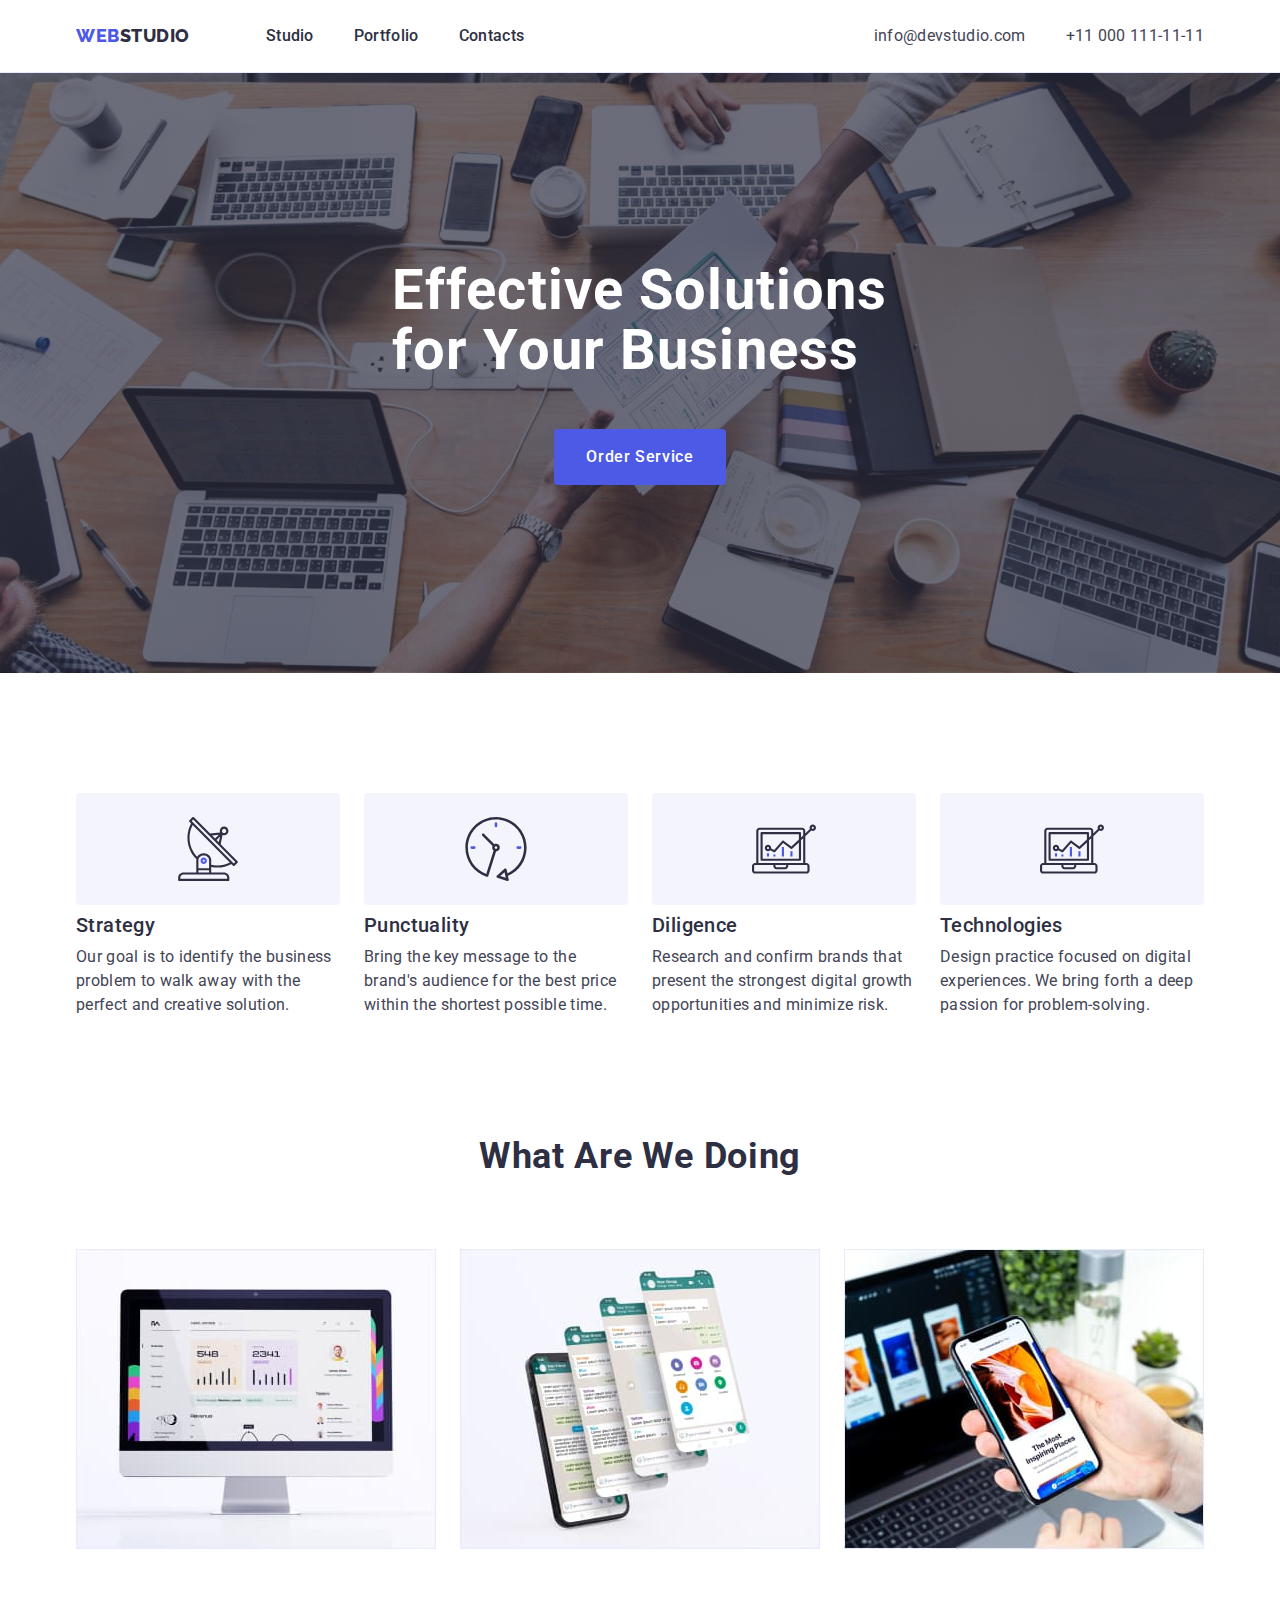
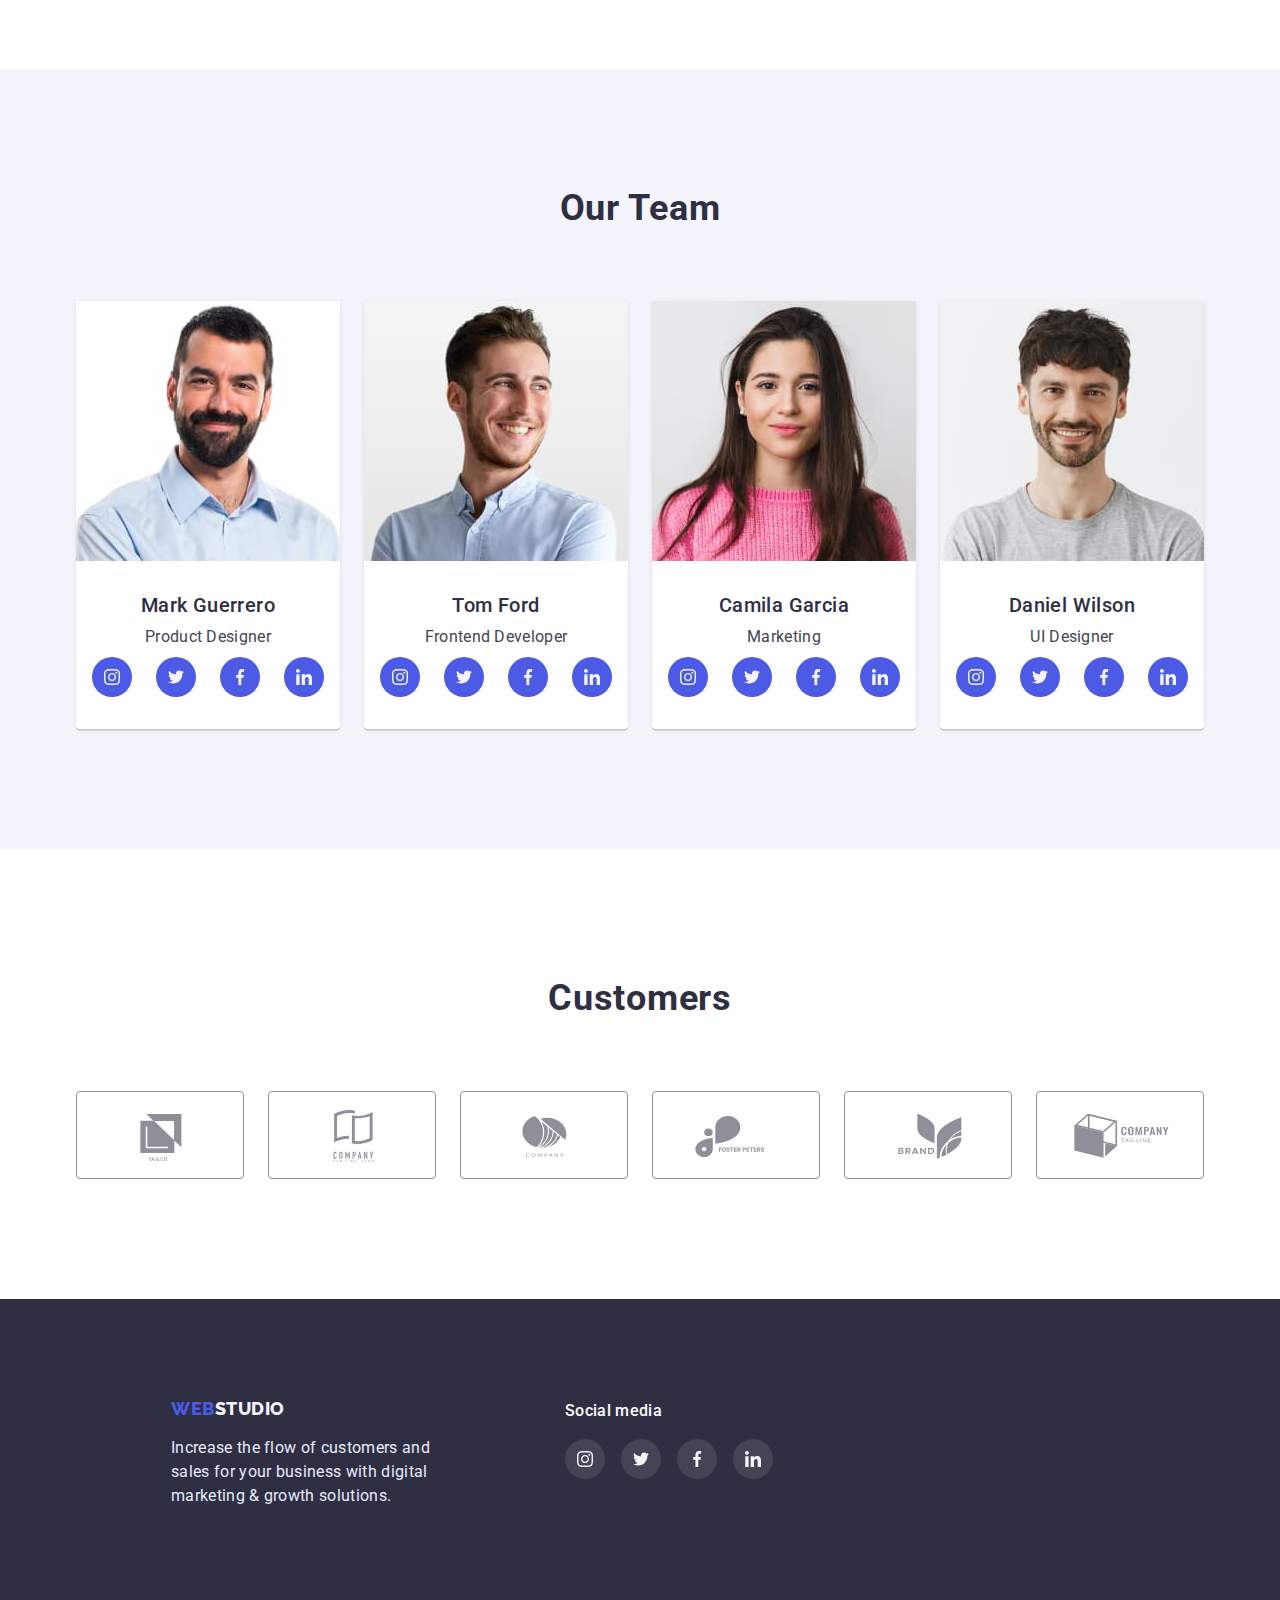
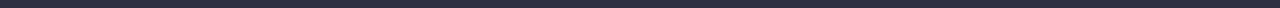
<file: index.html>
<!DOCTYPE html>
<html lang="en">
	<head>
		<meta charset="UTF-8" />
		<meta http-equiv="X-UA-Compatible" content="IE=edge" />
		<meta name="viewport" content="width=device-width, initial-scale=1.0" />
		<title>WebStudio</title>
		<link rel="stylesheet" href="https://cdn.jsdelivr.net/npm/modern-normalize@1.1.0/modern-normalize.min.css" />
		<link rel="stylesheet" href="./css/styles.css" />
		<link rel="preconnect" href="https://fonts.googleapis.com" />
		<link rel="preconnect" href="https://fonts.gstatic.com" crossorigin />
		<link
			href="https://fonts.googleapis.com/css2?family=Raleway:wght@800&family=Roboto:wght@400;500;700&display=swap"
			rel="stylesheet"
		/>
	</head>
	<body>
		<!-- Шапка профіля -->
		<header class="header">
			<div class="container header-container">
				<nav class="header-navigation">
					<a href="./index.html" class="header-logo"> <span>Web</span>Studio</a>
					<ul class="header-list">
						<li class="header-item item"><a href="" class="header-link">Studio</a></li>
						<li class="header-item item"><a href="./portfolio.html" class="header-link">Portfolio</a></li>
						<li class="header-item item"><a href="" class="header-link">Contacts</a></li>
					</ul>
				</nav>
				<address>
					<ul class="header-adress">
						<li class="header-item item"
							><a href="mailto:info@devstudio.com" class="header-contacts">info@devstudio.com </a></li
						>
						<li class="header-item item"><a href="tel:+110001111111" class="header-contacts">+11 000 111-11-11</a></li>
					</ul>
				</address>
			</div>
		</header>
		<!--/ Шапка профіля -->
		<!-- Банер -->
		<main>
			<section class="hero">
				<div class="container hero-container">
					<h1 class="hero-title">Effective Solutions for Your Business</h1>
					<button type="button" class="hero-btn">Order Service</button>
				</div>
			</section>
			<!-- /Банер -->
			<!-- Колонки -->
			<section class="strategy">
				<div class="container">
					<h2 hidden>opus</h2>
					<ul class="strategy-list">
						<li class="strategy-item item">
							<div class="strategy-icon">
								<svg class="strategy-icon-ptoto" wight="64px" height="64px">
									<use href="./images/symbol-defs.svg#icon-antenna"></use>
								</svg>
							</div>
							<h3 class="strategy-title">Strategy</h3>
							<p class="strategy-description">
								Our goal is to identify the business problem to walk away with the perfect and creative solution.
							</p>
						</li>
						<li class="strategy-item item">
							<div class="strategy-icon">
								<svg class="strategy-icon-ptoto" wight="64px" height="64px">
									<use href="./images/symbol-defs.svg#icon-clock"></use>
								</svg>
							</div>
							<h3 class="strategy-title">Punctuality</h3>
							<p class="strategy-description">
								Bring the key message to the brand's audience for the best price within the shortest possible time.
							</p>
						</li>
						<li class="strategy-item item">
							<div class="strategy-icon">
								<svg class="strategy-icon-ptoto" wight="64px" height="64px">
									<use href="./images/symbol-defs.svg#icon-diagram"></use>
								</svg>
							</div>
							<h3 class="strategy-title">Diligence</h3>
							<p class="strategy-description">
								Research and confirm brands that present the strongest digital growth opportunities and minimize risk.
							</p>
						</li>
						<li class="strategy-item item">
							<div class="strategy-icon">
								<svg class="strategy-icon-ptoto" wight="64px" height="64px">
									<use href="./images/symbol-defs.svg#icon-diagram"></use>
								</svg>
							</div>
							<h3 class="strategy-title">Technologies</h3>
							<p class="strategy-description">
								Design practice focused on digital experiences. We bring forth a deep passion for problem-solving.
							</p>
						</li>
					</ul>
				</div>
			</section>
			<!-- /Колонки -->
			<!-- Фото -->
			<section class="work">
				<div class="container">
					<h2 class="work-title">What are we doing</h2>
					<ul class="work-list">
						<li class="work-item item">
							<img src="./images/section3_1.jpg" alt="computer" width="360" height="300" />
						</li>
						<li class="work-item item">
							<img src="./images/section3_2.jpg" alt="telephone" width="360" height="300" />
						</li>
						<li class="work-item item">
							<img src="./images/section3_3.jpg" alt="telephone" width="360" height="300" />
						</li>
					</ul>
				</div>
			</section>
			<!-- Our Team -->
			<section class="team">
				<div class="container">
					<h2 class="team-title">Our Team</h2>
					<ul class="team-list">
						<li class="team-item item">
							<img src="./images/section4_1.jpg" alt="Mark Guerrero" width="264" height="260" />
							<div class="team-content">
								<h3 class="team-name">Mark Guerrero</h3>
								<p class="team-description">Product Designer</p>
								<ul class="team-social-list">
									<li class="team-social-item">
										<a href="" class="team-social-link">
											<svg class="button-icon" width="16px" height="16px">
												<use href="./images/symbol-defs.svg#icon-instagram" class="icon"></use>
											</svg>
										</a>
									</li>
									<li class="team-social-item">
										<a href="" class="team-social-link">
											<svg class="button-icon" width="16px" height="16px">
												<use href="./images/symbol-defs.svg#icon-twitter" class="icon"></use>
											</svg>
										</a>
									</li>
									<li class="team-social-item">
										<a href="" class="team-social-link">
											<svg class="button-icon" width="16px" height="16px">
												<use href="./images/symbol-defs.svg#icon-facebook" class="icon"></use>
											</svg>
										</a>
									</li>
									<li class="team-social-item">
										<a href="" class="team-social-link">
											<svg class="button-icon" width="16px" height="16px">
												<use href="./images/symbol-defs.svg#icon-linkedin" class="icon"></use>
											</svg>
										</a>
									</li>
								</ul>
							</div>
						</li>
						<li class="team-item item">
							<img src="./images/section4_2.jpg" alt="Tom Ford" width="264" height="260" />
							<div class="team-content">
								<h3 class="team-name">Tom Ford</h3>
								<p class="team-description">Frontend Developer</p>
								<ul class="team-social-list">
									<li class="team-social-item">
										<a href="" class="team-social-link">
											<svg class="button-icon" width="16px" height="16px">
												<use href="./images/symbol-defs.svg#icon-instagram" class="icon"></use>
											</svg>
										</a>
									</li>
									<li class="team-social-item">
										<a href="" class="team-social-link">
											<svg class="button-icon" width="16px" height="16px">
												<use href="./images/symbol-defs.svg#icon-twitter" class="icon"></use>
											</svg>
										</a>
									</li>
									<li class="team-social-item">
										<a href="" class="team-social-link">
											<svg class="button-icon" width="16px" height="16px">
												<use href="./images/symbol-defs.svg#icon-facebook" class="icon"></use>
											</svg>
										</a>
									</li>
									<li class="team-social-item">
										<a href="" class="team-social-link">
											<svg class="button-icon" width="16px" height="16px">
												<use href="./images/symbol-defs.svg#icon-linkedin" class="icon"></use>
											</svg>
										</a>
									</li>
								</ul>
							</div>
						</li>
						<li class="team-item item">
							<img src="./images/section4_3.jpg" alt="Camila Garcia" width="264" height="260" />
							<div class="team-content">
								<h3 class="team-name">Camila Garcia</h3>
								<p class="team-description">Marketing</p>
								<ul class="team-social-list">
									<li class="team-social-item">
										<a href="" class="team-social-link">
											<svg class="button-icon" width="16px" height="16px">
												<use href="./images/symbol-defs.svg#icon-instagram" class="icon"></use>
											</svg>
										</a>
									</li>
									<li class="team-social-item">
										<a href="" class="team-social-link">
											<svg class="button-icon" width="16px" height="16px">
												<use href="./images/symbol-defs.svg#icon-twitter" class="icon"></use>
											</svg>
										</a>
									</li>
									<li class="team-social-item">
										<a href="" class="team-social-link">
											<svg class="button-icon" width="16px" height="16px">
												<use href="./images/symbol-defs.svg#icon-facebook" class="icon"></use>
											</svg>
										</a>
									</li>
									<li class="team-social-item">
										<a href="" class="team-social-link">
											<svg class="button-icon" width="16px" height="16px">
												<use href="./images/symbol-defs.svg#icon-linkedin" class="icon"></use>
											</svg>
										</a>
									</li>
								</ul>
							</div>
						</li>
						<li class="team-item item">
							<img src="./images/section4_4.jpg" alt="Daniel Wilson" width="264" height="260" />
							<div class="team-content">
								<h3 class="team-name">Daniel Wilson</h3>
								<p class="team-description">UI Designer</p>
								<ul class="team-social-list">
									<li class="team-social-item">
										<a href="" class="team-social-link">
											<svg width="16px" height="16px">
												<use href="./images/symbol-defs.svg#icon-instagram" class="icon"></use>
											</svg>
										</a>
									</li>
									<li class="team-social-item">
										<a href="" class="team-social-link">
											<svg width="16px" height="16px">
												<use href="./images/symbol-defs.svg#icon-twitter" class="icon"></use>
											</svg>
										</a>
									</li>
									<li class="team-social-item">
										<a href="" class="team-social-link">
											<svg width="16px" height="16px">
												<use href="./images/symbol-defs.svg#icon-facebook" class="icon"></use>
											</svg>
										</a>
									</li>
									<li class="team-social-item">
										<a href="" class="team-social-link">
											<svg width="16px" height="16px">
												<use href="./images/symbol-defs.svg#icon-linkedin" class="icon"></use>
											</svg>
										</a>
									</li>
								</ul>
							</div>
						</li>
					</ul>
				</div>
			</section>
			<section class="customers">
				<div class="container">
					<h2 class="customers-title">Customers</h2>
					<ul class="customers-list">
						<li class="customers-item">
							<a href="" class="customers-link">
								<svg class="customers-icon" wight="104px" height="56px">
									<use href="./images/symbol-defs.svg#icon-Customers-1"></use>
								</svg>
							</a>
						</li>
						<li class="customers-item">
							<a href="" class="customers-link">
								<svg class="customers-icon" wight="104px" height="56px">
									<use href="./images/symbol-defs.svg#icon-Customers-2"></use>
								</svg>
							</a>
						</li>
						<li class="customers-item">
							<a href="" class="customers-link">
								<svg class="customers-icon" wight="104px" height="56px">
									<use href="./images/symbol-defs.svg#icon-Customers-3"></use>
								</svg>
							</a>
						</li>
						<li class="customers-item">
							<a href="" class="customers-link">
								<svg class="customers-icon" wight="104px" height="56px">
									<use href="./images/symbol-defs.svg#icon-Customers-4"></use>
								</svg>
							</a>
						</li>
						<li class="customers-item">
							<a href="" class="customers-link">
								<svg class="customers-icon" wight="104px" height="56px">
									<use href="./images/symbol-defs.svg#icon-Customers-5"></use>
								</svg>
							</a>
						</li>
						<li class="customers-item">
							<a href="" class="customers-link">
								<svg class="customers-icon" wight="104px" height="56px">
									<use href="./images/symbol-defs.svg#icon-Customers-6"></use>
								</svg>
							</a>
						</li>
					</ul>
				</div>
			</section>
		</main>
		<footer class="footer">
			<div class="container">
				<div class="footer-content">
					<div>
						<a href="./index.html" class="footer-logo"> <span>Web</span>Studio</a>
						<p class="footer-description">
							Increase the flow of customers and sales for your business with digital marketing & growth solutions.
						</p>
					</div>
					<div class="footer-icon">
						<h2 class="footer-icon-title">Social media</h2>
						<ul class="footer-icon-list">
							<li class="footer-icon-item">
								<a href="" class="footer-icon-link">
									<svg width="16px" height="16px">
										<use href="./images/symbol-defs.svg#icon-instagram"></use>
									</svg>
								</a>
							</li>
							<li class="footer-icon-item">
								<a href="" class="footer-icon-link">
									<svg width="16px" height="16px">
										<use href="./images/symbol-defs.svg#icon-twitter"></use>
									</svg>
								</a>
							</li>
							<li class="footer-icon-item">
								<a href="" class="footer-icon-link">
									<svg width="16px" height="16px">
										<use href="./images/symbol-defs.svg#icon-facebook"></use>
									</svg>
								</a>
							</li>
							<li class="footer-icon-item">
								<a href="" class="footer-icon-link">
									<svg width="16px" height="16px">
										<use href="./images/symbol-defs.svg#icon-linkedin"></use>
									</svg>
								</a>
							</li>
						</ul>
					</div>
				</div>
			</div>
		</footer>
	</body>
</html>
</file>
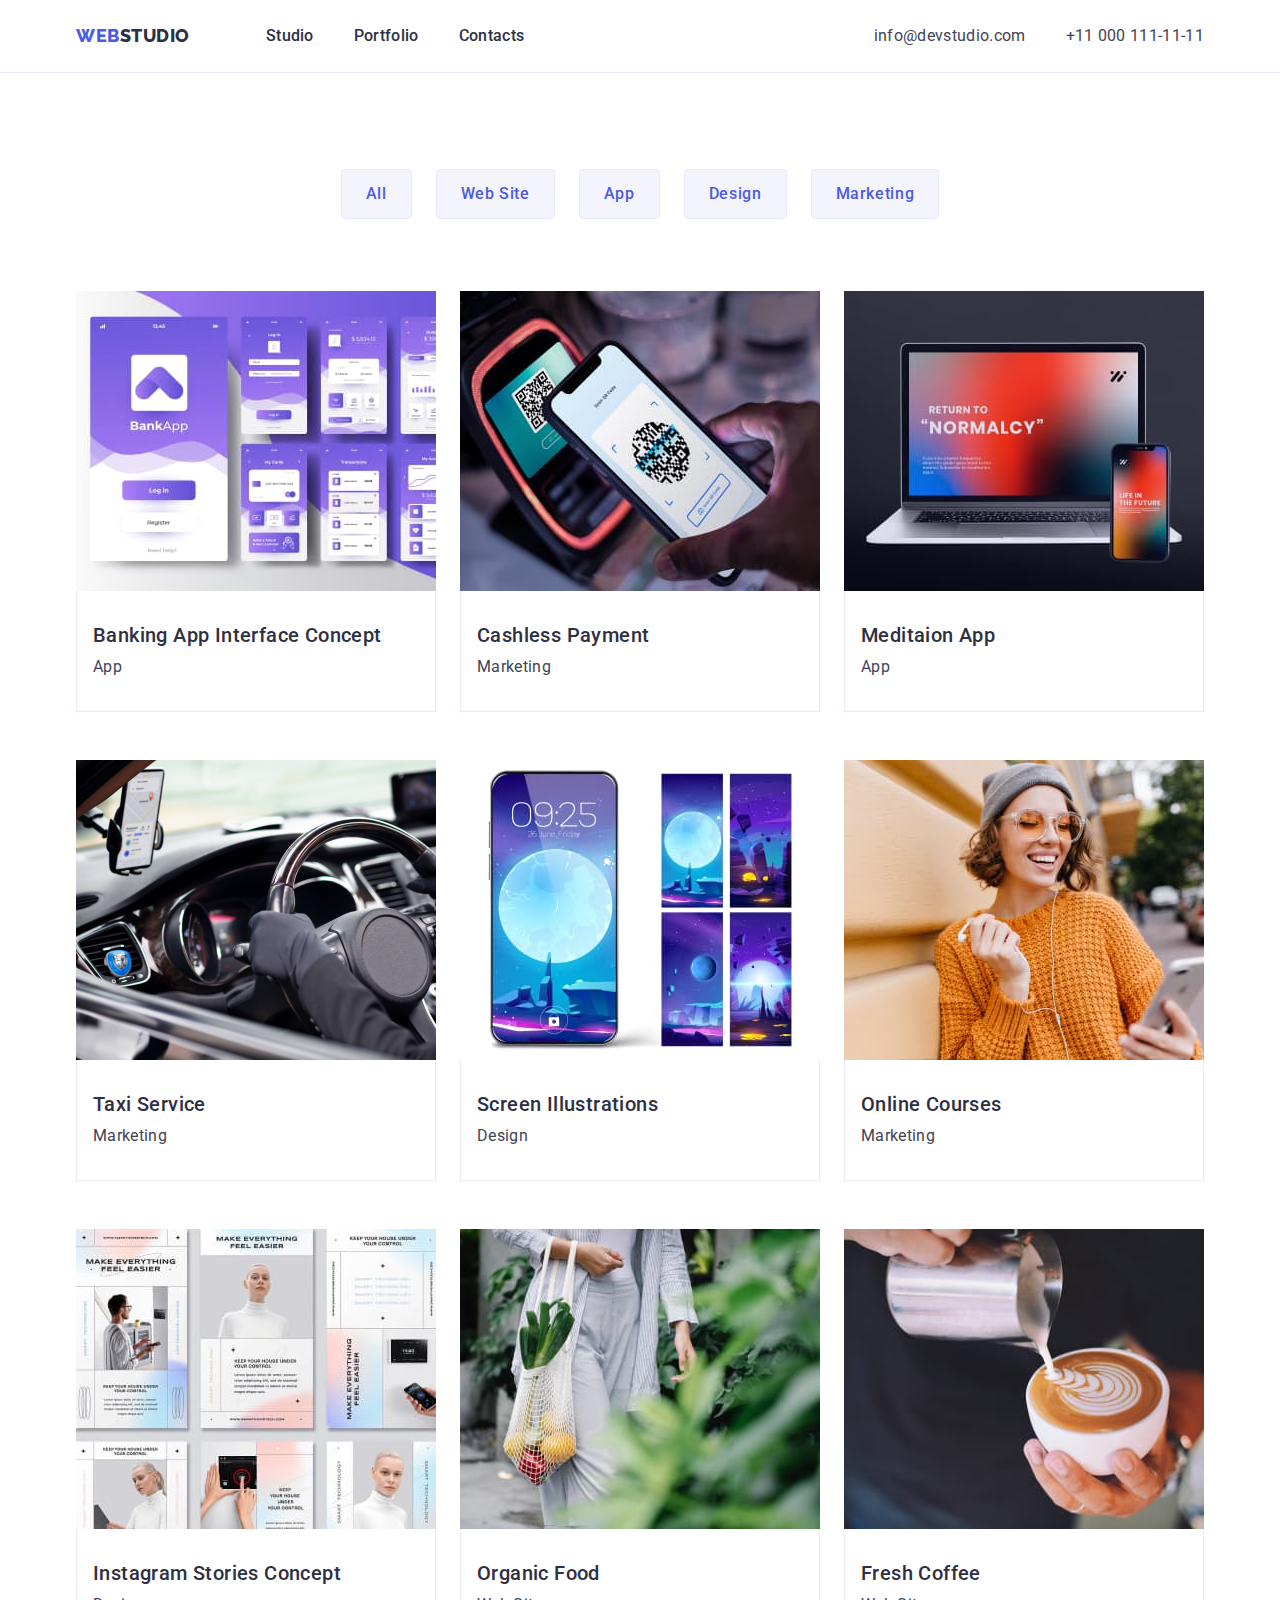
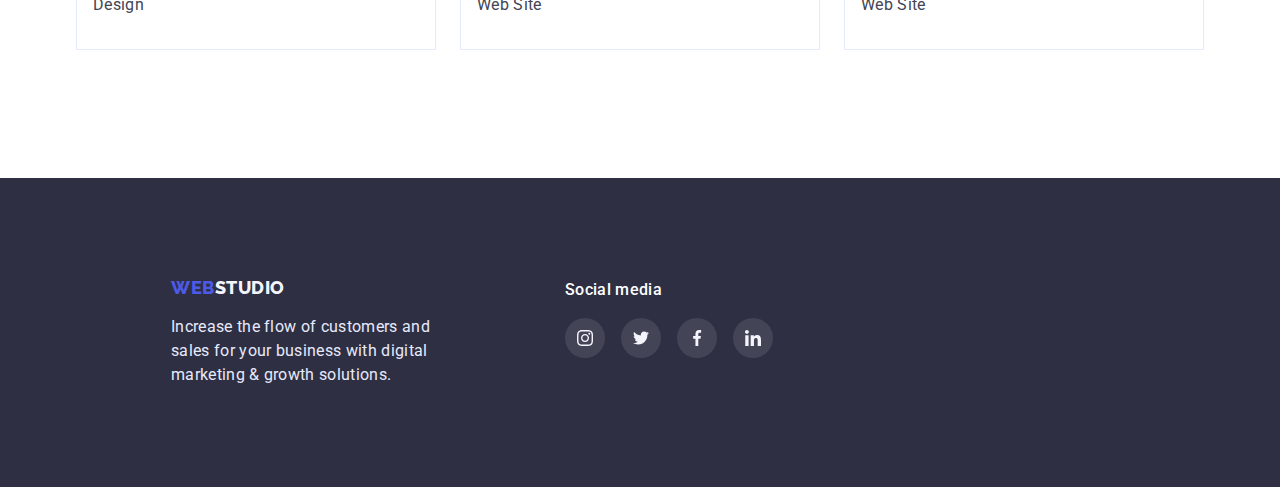
<file: portfolio.html>
<!DOCTYPE html>
<html lang="en">
	<head>
		<meta charset="UTF-8" />
		<meta http-equiv="X-UA-Compatible" content="IE=edge" />
		<meta name="viewport" content="width=device-width, initial-scale=1.0" />
		<title>Portfolio</title>
		<link rel="stylesheet" href="https://cdn.jsdelivr.net/npm/modern-normalize@1.1.0/modern-normalize.min.css" />
		<link rel="stylesheet" href="./css/styles.css" />
		<link rel="preconnect" href="https://fonts.googleapis.com" />
		<link rel="preconnect" href="https://fonts.gstatic.com" crossorigin />
		<link
			href="https://fonts.googleapis.com/css2?family=Raleway:wght@800&family=Roboto:wght@400;500;700&display=swap"
			rel="stylesheet"
		/>
	</head>
	<body>
		<!-- Шапка профіля -->
		<header class="header">
			<div class="container header-container">
				<nav class="header-navigation">
					<a href="./index.html" class="header-logo"> <span>Web</span>Studio</a>
					<ul class="header-list">
						<li class="header-item item"><a href="./index.html" class="header-link">Studio</a></li>
						<li class="header-item item"><a href="" class="header-link">Portfolio</a></li>
						<li class="header-item item"><a href="" class="header-link">Contacts</a></li>
					</ul>
				</nav>
				<address>
					<ul class="header-adress">
						<li class="header-item item"
							><a href="mailto:info@devstudio.com" class="header-contacts">info@devstudio.com</a></li
						>
						<li class="header-item item"><a href="tel:+110001111111" class="header-contacts">+11 000 111-11-11</a></li>
					</ul>
				</address>
			</div>
		</header>
		<!--/ Шапка профіля -->
		<!-- Фільтр -->
		<main>
			<section class="filter">
				<div class="container">
					<h1 hidden>filter</h1>
					<ul class="filter-list">
						<li class="filter-item item"><button type="button" class="filter-btn">All</button></li>
						<li class="filter-item item"><button type="button" class="filter-btn">Web Site</button></li>
						<li class="filter-item item"><button type="button" class="filter-btn">App</button></li>
						<li class="filter-item item"><button type="button" class="filter-btn">Design</button></li>
						<li class="filter-item item"><button type="button" class="filter-btn">Marketing</button></li>
					</ul>
				</div>
			</section>
			<!-- /Фільтр -->
			<!-- Картинки 9 -->
			<section class="services">
				<div class="container">
					<h2 hidden>Services</h2>
					<ul class="service-list">
						<li class="services-item item">
							<article>
								<div class="thumb">
									<img
										src="./images/portfolio_section_1.jpg"
										alt="Banking App Interface Concept"
										width="360"
										height="300"
									/>
								</div>
								<div class="content">
									<h2 class="services-title">Banking App Interface Concept</h2>
									<p class="services-description">App</p>
								</div>
							</article>
						</li>
						<li class="services-item item">
							<article>
								<div class="thumb">
									<img src="./images/portfolio_section_2.jpg" alt="Cashless Payment" width="360" height="300" />
								</div>
								<div class="content">
									<h2 class="services-title">Cashless Payment</h2>
									<p class="services-description">Marketing</p>
								</div>
							</article>
						</li>
						<li class="services-item item">
							<article>
								<div class="thumb">
									<img src="./images/portfolio_section_3.jpg" alt="Meditaion App" width="360" height="300" />
								</div>
								<div class="content">
									<h2 class="services-title">Meditaion App</h2>
									<p class="services-description">App</p>
								</div>
							</article>
						</li>
						<li class="services-item item">
							<article>
								<div class="thumb">
									<img src="./images/portfolio_section_4.png" alt="Taxi Service" width="360" height="300" />
								</div>
								<div class="content">
									<h2 class="services-title">Taxi Service</h2>
									<p class="services-description">Marketing</p>
								</div>
							</article>
						</li>
						<li class="services-item item">
							<article>
								<div class="thumb">
									<img src="./images/portfolio_section_5.jpg" alt="Screen Illustrations" width="360" height="300" />
								</div>
								<div class="content">
									<h2 class="services-title">Screen Illustrations</h2>
									<p class="services-description">Design</p>
								</div>
							</article>
						</li>
						<li class="services-item item">
							<article>
								<div class="thumb">
									<img src="./images/portfolio_section_6.jpg" alt="Online Courses" width="360" height="300" />
								</div>
								<div class="content">
									<h2 class="services-title">Online Courses</h2>
									<p class="services-description">Marketing</p>
								</div>
							</article>
						</li>
						<li class="services-item item">
							<article>
								<div class="thumb">
									<img
										src="./images/portfolio_section_7.jpg"
										alt="Instagram Stories Concept"
										width="360"
										height="300"
									/>
								</div>
								<div class="content">
									<h2 class="services-title">Instagram Stories Concept</h2>
									<p class="services-description">Design</p>
								</div>
							</article>
						</li>
						<li class="services-item item">
							<article>
								<div class="thumb">
									<img src="./images/portfolio_section_8.jpg" alt="Organic Food" width="360" height="300" />
								</div>
								<div class="content">
									<h2 class="services-title">Organic Food</h2>
									<p class="services-description">Web Site</p>
								</div>
							</article>
						</li>
						<li class="services-item item">
							<article>
								<div class="thumb">
									<img src="./images/portfolio_section_9.jpg" alt="Fresh Coffee" width="360" height="300" />
								</div>
								<div class="content">
									<h2 class="services-title">Fresh Coffee</h2>
									<p class="services-description">Web Site</p>
								</div>
							</article>
						</li>
					</ul>
				</div>
			</section>
		</main>
		<!--/ Картинки 9 -->
		<!-- Футер -->
		<footer class="footer">
			<div class="container">
				<div class="footer-content">
					<div>
						<a href="./index.html" class="footer-logo"> <span>Web</span>Studio</a>
						<p class="footer-description">
							Increase the flow of customers and sales for your business with digital marketing & growth solutions.
						</p>
					</div>
					<div class="footer-icon">
						<h2 class="footer-icon-title">Social media</h2>
						<ul class="footer-icon-list">
							<li class="footer-icon-item">
								<a href="" class="footer-icon-link">
									<svg width="16px" height="16px">
										<use href="./images/symbol-defs.svg#icon-instagram"></use>
									</svg>
								</a>
							</li>
							<li class="footer-icon-item">
								<a href="" class="footer-icon-link">
									<svg width="16px" height="16px">
										<use href="./images/symbol-defs.svg#icon-twitter"></use>
									</svg>
								</a>
							</li>
							<li class="footer-icon-item">
								<a href="" class="footer-icon-link">
									<svg width="16px" height="16px">
										<use href="./images/symbol-defs.svg#icon-facebook"></use>
									</svg>
								</a>
							</li>
							<li class="footer-icon-item">
								<a href="" class="footer-icon-link">
									<svg width="16px" height="16px">
										<use href="./images/symbol-defs.svg#icon-linkedin"></use>
									</svg>
								</a>
							</li>
						</ul>
					</div>
				</div>
			</div>
		</footer>
		<!-- /Футер -->
	</body>
</html>
</file>
<file: css/styles.css>
body {
	font-family: "Roboto", sans-serif;
	color: var(--basic-color);
}
.item {
	list-style: none;
}
:root {
	--logo-color: #4d5ae5;
	--basic-color: #2e2f42;
	--adress-description-color: #434455;
	--title-color: #ffffff;
	--btn-color: #4d5ae5;
	--accent-color: #404bbf;
	--team-background-color: #f4f4fd;
	--footer-description-color: #e7e9fc;
	--footer-logo-color: #f4f4fd;
	--customers-icom: #8e8f99;
}
h1,
h2,
h3,
h4,
h5,
h6,
p {
	margin: 0;
}
ol,
ul {
	margin: 0;
	padding: 0;
}
img {
	display: block;
	min-width: 100%;
	height: auto;
}
.container {
	max-width: 1158px;
	margin-right: auto;
	margin-left: auto;
	padding: 0 15px;
}

/* Шапка профіля  */
.header {
	padding: 24px 0;
	border-bottom: 1px solid var(--footer-description-color);
}
.header-container {
	display: flex;
	justify-content: space-between;
}
.header-logo {
	font-family: "Raleway", sans-serif;
	font-weight: 800;
	font-size: 18px;
	line-height: 1.33;
	letter-spacing: 0.03em;
	text-decoration: none;
	text-transform: uppercase;
	color: var(--basic-color);
	margin-right: 76px;
}
.header-logo span {
	color: var(--logo-color);
}
.header-navigation {
	display: flex;
	align-items: center;
}
.header-list {
	display: flex;
	gap: 40px;
}

.header-link:active {
	color: var(--accent-color);
	text-decoration: underline;
}
.header-link {
	font-weight: 500;
	font-size: 16px;
	line-height: 1.5;
	letter-spacing: 0.02em;
	text-decoration: none;
	color: var(--basic-color);
}
.header-adress {
	display: flex;
	gap: 40px;
}

.header-contacts {
	font-size: 16px;
	line-height: 1.5;
	letter-spacing: 0.02em;
	text-decoration: none;
	font-style: normal;
	color: var(--adress-description-color);
	align-items: center;
}
.header-contacts:active {
	color: var(--accent-color);
}
.header-contacts:hover,
.header-contacts:focus {
	color: var(--accent-color);
}
/* Банер */
.hero {
	background-color: var(--basic-color);
	padding: 188px 0;
	max-width: 1440px;
	margin-left: auto;
	margin-right: auto;
	background-size: auto;
	background-position: center;
	background-repeat: no-repeat;
	background-image: linear-gradient(rgba(46, 47, 66, 0.7), rgba(46, 47, 66, 0.7)), url(../images/hero-background.jpg);
}
.hero-container {
	display: flex;
	flex-direction: column;
	align-items: center;
}
.hero-title {
	font-size: 56px;
	line-height: 1.07;
	letter-spacing: 0.02em;
	color: var(--title-color);
	width: 496px;
	margin-bottom: 48px;
}
.hero-btn {
	font-family: inherit;
	font-weight: 500;
	font-size: 16px;
	line-height: 1.5;
	display: flex;
	align-items: center;
	letter-spacing: 0.04em;
	background-color: var(--btn-color);
	color: var(--title-color);
	cursor: pointer;
	border-radius: 4px;
	border: none;
	min-width: 169px;
	padding: 16px 32px;
}
.hero-btn:hover,
.hero-btn:focus {
	background-color: var(--accent-color);
}
/* Колонки */
.strategy {
	padding-top: 120px;
}
.strategy-icon {
	width: 264px;
	height: 112px;
	background-color: var(--team-background-color);
	display: flex;
	align-items: center;
	justify-content: center;
	border-radius: 4px;
}
.strategy-icon-ptoto {
	background-repeat: no-repeat;
}
.strategy-list {
	display: flex;
	gap: 24px;
	flex-wrap: wrap;
}

.strategy-title {
	font-weight: 500;
	font-size: 20px;
	line-height: 1.2;
	letter-spacing: 0.02em;
	margin-bottom: 8px;
	margin-top: 8px;
}
.strategy-item {
	flex-basis: calc((100% - 72px) / 4);
}
.strategy-description {
	font-size: 16px;
	line-height: 1.5;
	letter-spacing: 0.02em;
	color: var(--adress-description-color);
}
/* Фото */
.work {
	margin: 120px 0;
}

.work-title {
	font-size: 36px;
	line-height: 1.11;
	letter-spacing: 0.02em;
	text-transform: capitalize;
	text-align: center;
	margin-bottom: 72px;
}
.work-list {
	display: flex;
	gap: 24px;
	flex-wrap: wrap;
}
.work-item {
	flex-basis: calc((100% - 48px) / 3);
}
/* Our Team */
.team {
	background-color: var(--team-background-color);
	padding: 120px 0;
}
.team-title {
	font-size: 36px;
	line-height: 1.11;
	letter-spacing: 0.02em;
	text-transform: capitalize;
	text-align: center;
	margin-bottom: 72px;
}
.team-list {
	display: flex;
	gap: 24px;
	flex-wrap: wrap;
}

.team-item {
	background-color: var(--title-color);
	padding-bottom: 32px;
	border-radius: 0px 0px 4px 4px;
	flex-basis: calc((100% - 72px) / 4);
	box-shadow: 0px 1px 6px rgba(46, 47, 66, 0.08), 0px 1px 1px rgba(46, 47, 66, 0.16), 0px 2px 1px rgba(46, 47, 66, 0.08);
}

.team-name {
	font-weight: 500;
	font-size: 20px;
	line-height: 1.2;
	letter-spacing: 0.02em;
	margin-bottom: 8px;
	text-align: center;
	padding-top: 32px;
}
.team-description {
	font-size: 16px;
	line-height: 1.5;
	letter-spacing: 0.02em;
	color: var(--adress-description-color);
	text-align: center;
	margin-bottom: 8px;
}
.team-social-list {
	display: flex;
	gap: 24px;
	justify-content: center;
	flex-wrap: wrap;
}
.team-social-item {
	width: 40px;
	height: 40px;
	list-style: none;
}
.team-social-link {
	display: flex;
	justify-content: center;
	align-items: center;
	width: 100%;
	height: 100%;
	border-radius: 50%;
	background-color: var(--logo-color);
	background-repeat: no-repeat;
	fill: var(--footer-logo-color);
}
.team-social-link:is(:hover, :focus) {
	background-color: var(--accent-color);
}
.customers {
	padding: 130px 0 120px;
}
.customers-title {
	font-style: normal;
	font-weight: 700;
	font-size: 36px;
	line-height: 1.11;
	text-align: center;
	letter-spacing: 0.02em;
	text-transform: capitalize;
	margin-bottom: 72px;
}
.customers-list {
	display: flex;
	flex-wrap: wrap;
	gap: 24px;
}
.customers-item {
	list-style: none;
	width: 168px;
	height: 88px;
}
.customers-link {
	display: flex;
	justify-content: center;
	align-items: center;
	border: 1px solid var(--customers-icom);
	color: var(--customers-icom);
	border-radius: 4px;
	width: 100%;
	height: 100%;
}
.customers-link:is(:hover, :focus) {
	color: var(--accent-color);
	border: 1px solid var(--accent-color);
}
.customers-icon {
	fill: currentColor;
}

.footer-content {
	display: flex;
}
.footer {
	background-color: var(--basic-color);
	padding: 100px 156px;
}
.footer-logo {
	font-family: "Raleway", sans-serif;
	font-weight: 800;
	font-size: 18px;
	line-height: 1.16;
	letter-spacing: 0.03em;
	text-transform: uppercase;
	text-decoration: none;
	color: var(--footer-logo-color);
}
.footer-logo span {
	color: var(--logo-color);
}
.footer-description {
	font-size: 16px;
	line-height: 1.5;
	letter-spacing: 0.02em;
	color: var(--footer-description-color);
	width: 274px;
	margin-top: 16px;
	margin-right: 120px;
}
.footer-icon-title {
	font-weight: 500;
	font-size: 16px;
	line-height: 1.5;
	letter-spacing: 0.02em;
	color: var(--title-color);
	margin-bottom: 16px;
}
.footer-icon-list {
	display: flex;
	flex-wrap: wrap;
	gap: 16px;
}
.footer-icon-item {
	width: 40px;
	height: 40px;
	list-style: none;
}
.footer-icon-link {
	height: 100%;
	width: 100%;
	border-radius: 50%;
	background-color: rgba(255, 255, 255, 0.1);
	display: flex;
	justify-content: center;
	align-items: center;
	fill: var(--team-background-color);
}
.footer-icon-link:is(:hover, :focus) {
	background-color: #31d0aa;
}

/* Портфоліо */

.filter-list {
	display: flex;
	justify-content: center;
	margin-top: 96px;
	gap: 24px;
	margin-bottom: 72px;
	flex-wrap: wrap;
}

.filter-btn {
	font-weight: 500;
	font-size: 16px;
	line-height: 1.5;
	letter-spacing: 0.04em;
	color: var(--btn-color);
	background-color: var(--team-background-color);
	border: 1px solid var(--footer-description-color);
	min-width: 69px;
	padding: 12px 24px;
	cursor: pointer;
	font-family: inherit;
	border-radius: 4px;
}
.filter-btn:hover,
.filter-btn:focus {
	background-color: var(--accent-color);
	color: var(--title-color);
	box-shadow: 0px 3px 1px rgba(0, 0, 0, 0.1), 0px 2px 1px rgba(0, 0, 0, 0.08), 0px 2px 2px rgba(0, 0, 0, 0.12);
}
.services {
	padding-bottom: 128px;
}
.service-list {
	display: flex;
	flex-wrap: wrap;
	gap: 48px 24px;
}
.service-list > .services-item {
	flex-basis: calc((100% - 48px) / 3);
}
.services-item:hover,
.services-item:focus {
	cursor: pointer;
	box-shadow: 0px 1px 6px rgba(46, 47, 66, 0.08), 0px 1px 1px rgba(46, 47, 66, 0.16), 0px 2px 1px rgba(46, 47, 66, 0.08);
}
.services-title {
	font-weight: 500;
	font-size: 20px;
	line-height: 1.2;
	letter-spacing: 0.02em;
	color: var(--basic-color);
	margin-bottom: 8px;
}

.services-description {
	font-size: 16px;
	line-height: 1.5;
	letter-spacing: 0.02em;
	color: var(--adress-description-color);
}
.services-description:active {
	color: var(--accent-color);
	text-decoration: underline;
}
.content {
	border: 1px solid #e7e9fc;
	border-top: 0;
	padding: 32px 16px;
}
</file>
